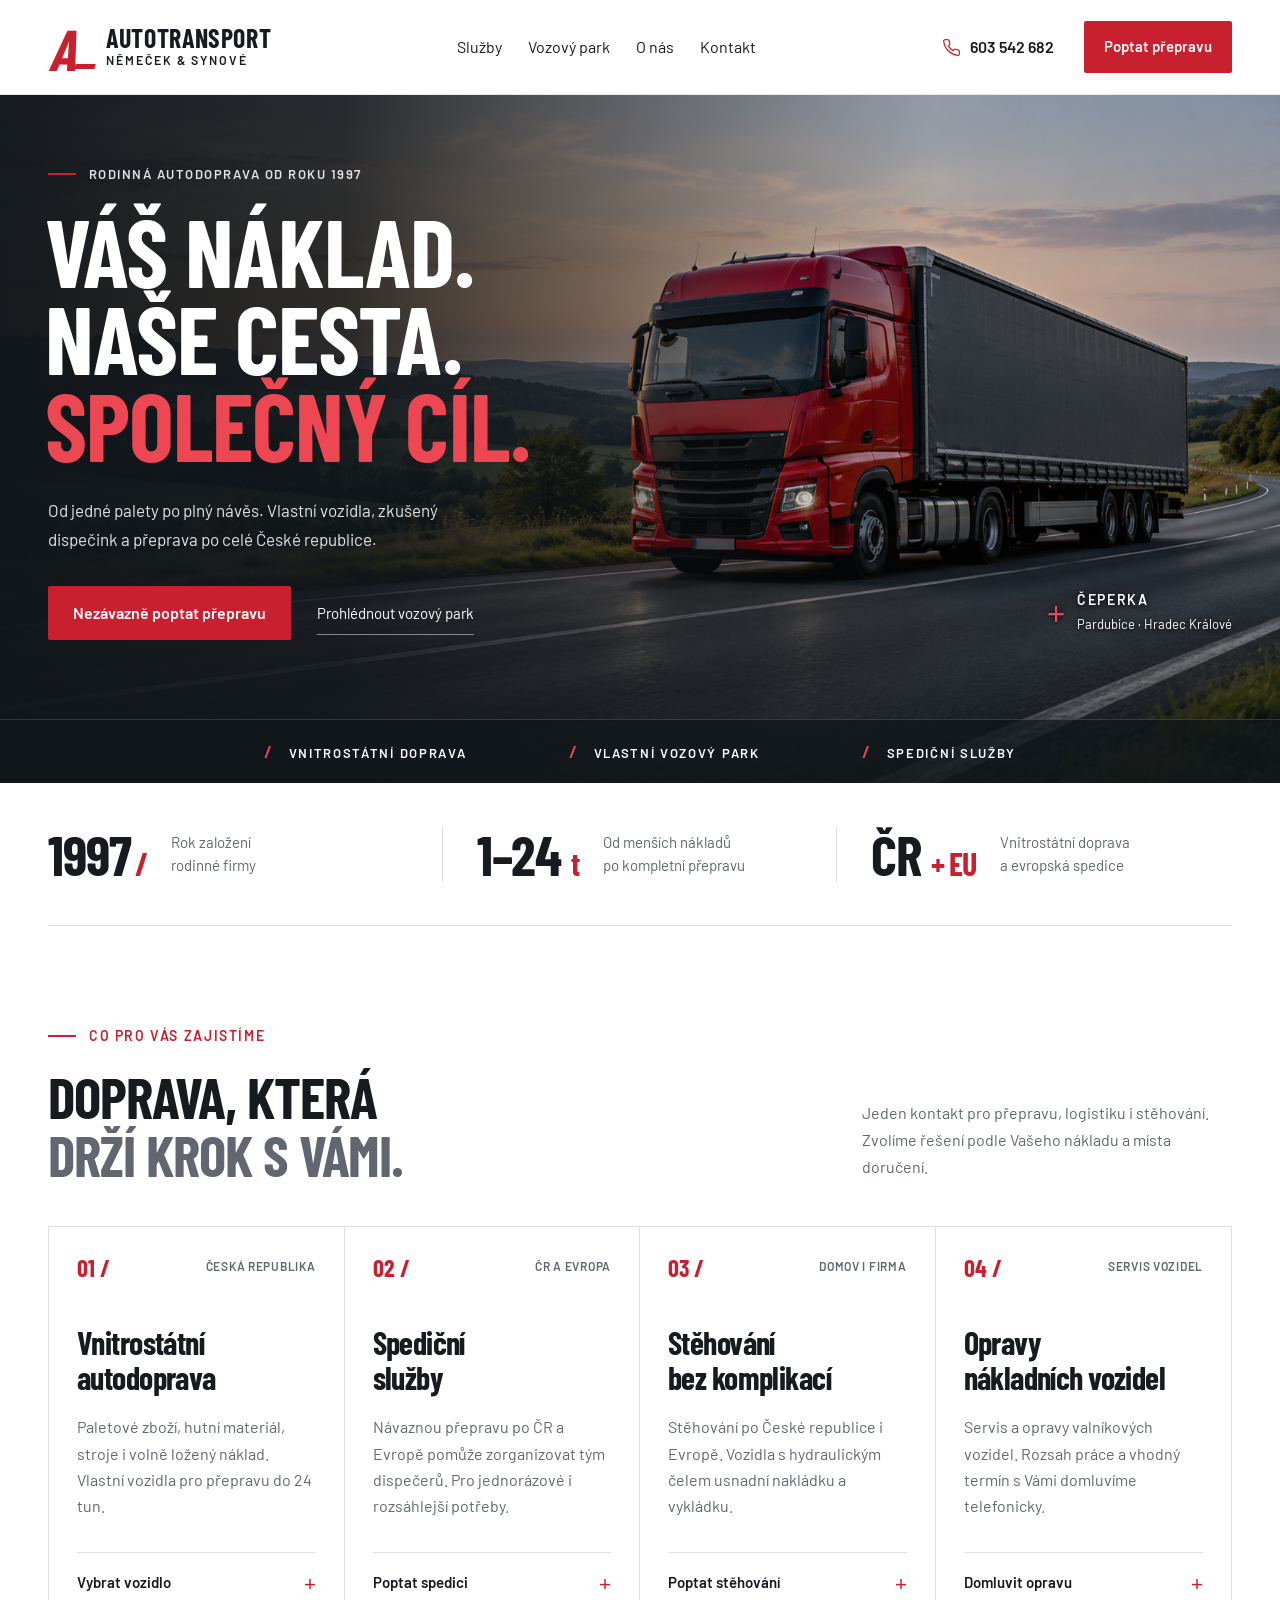
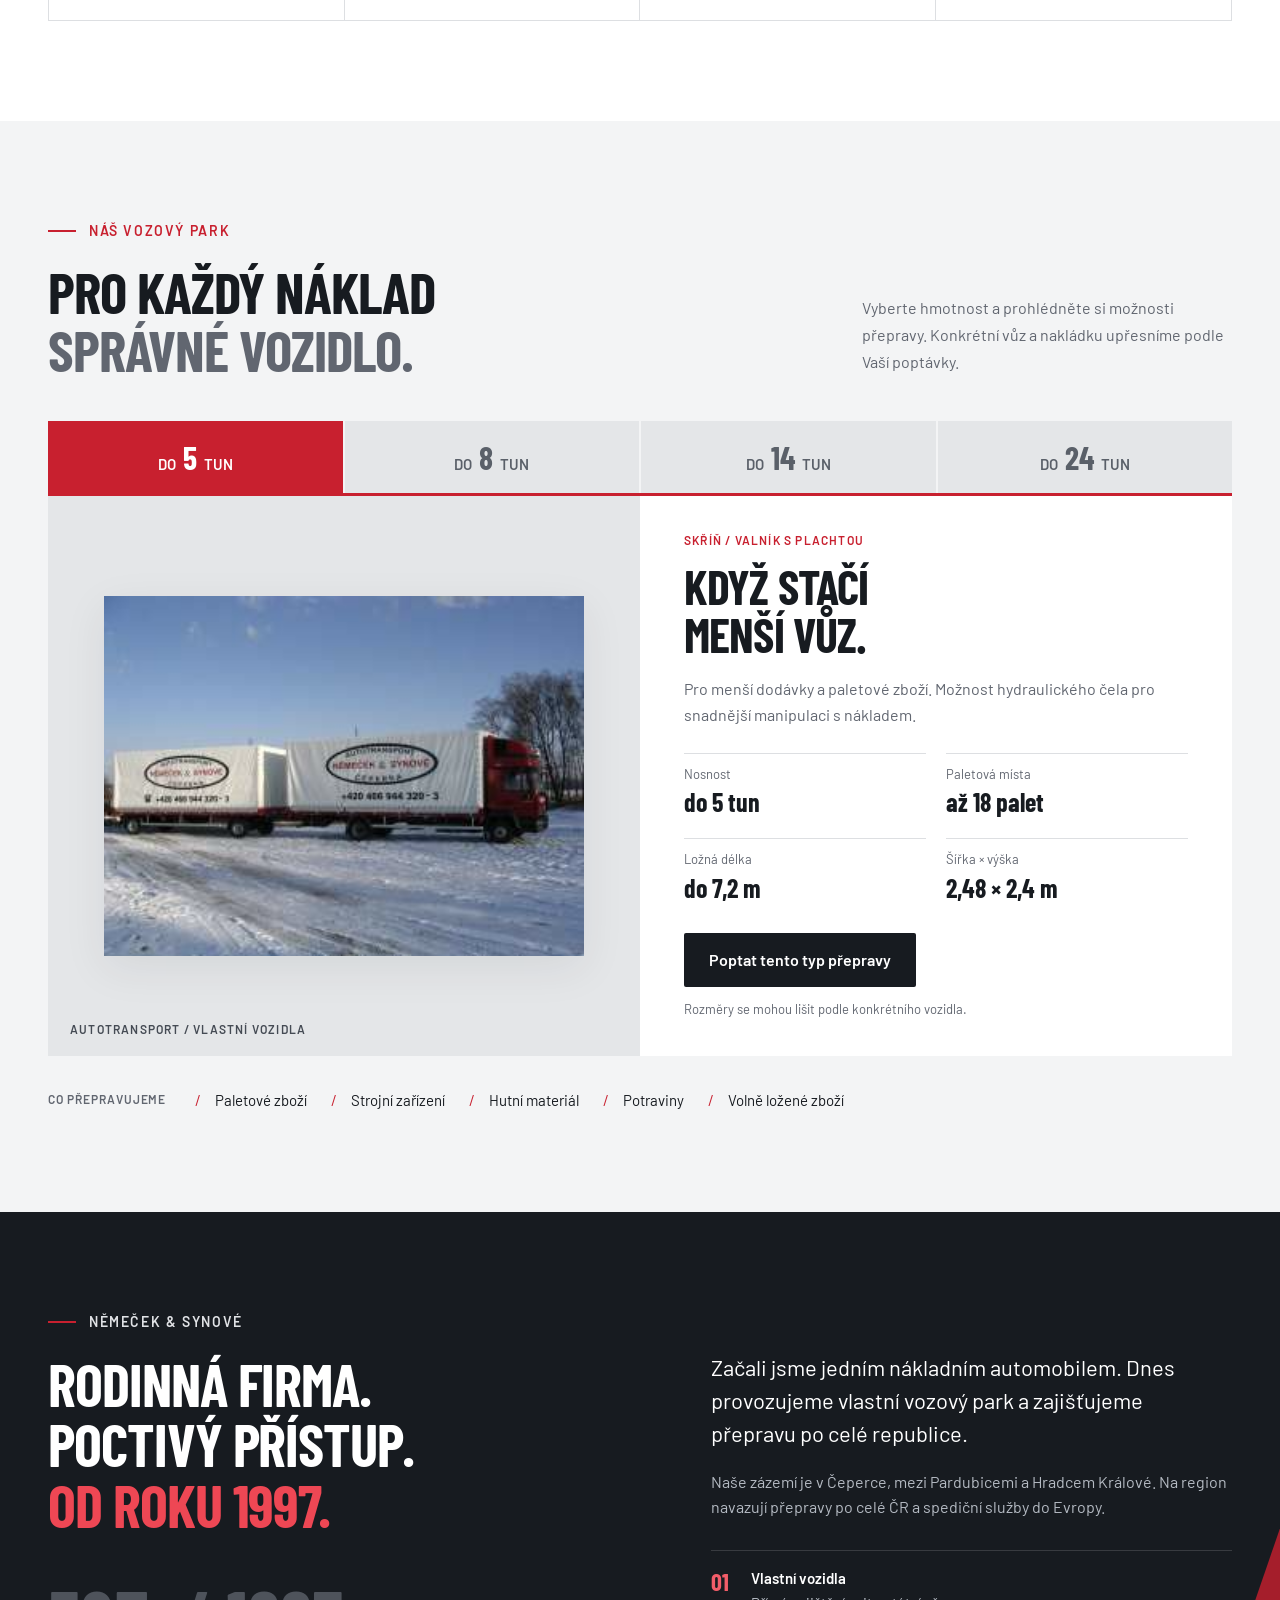
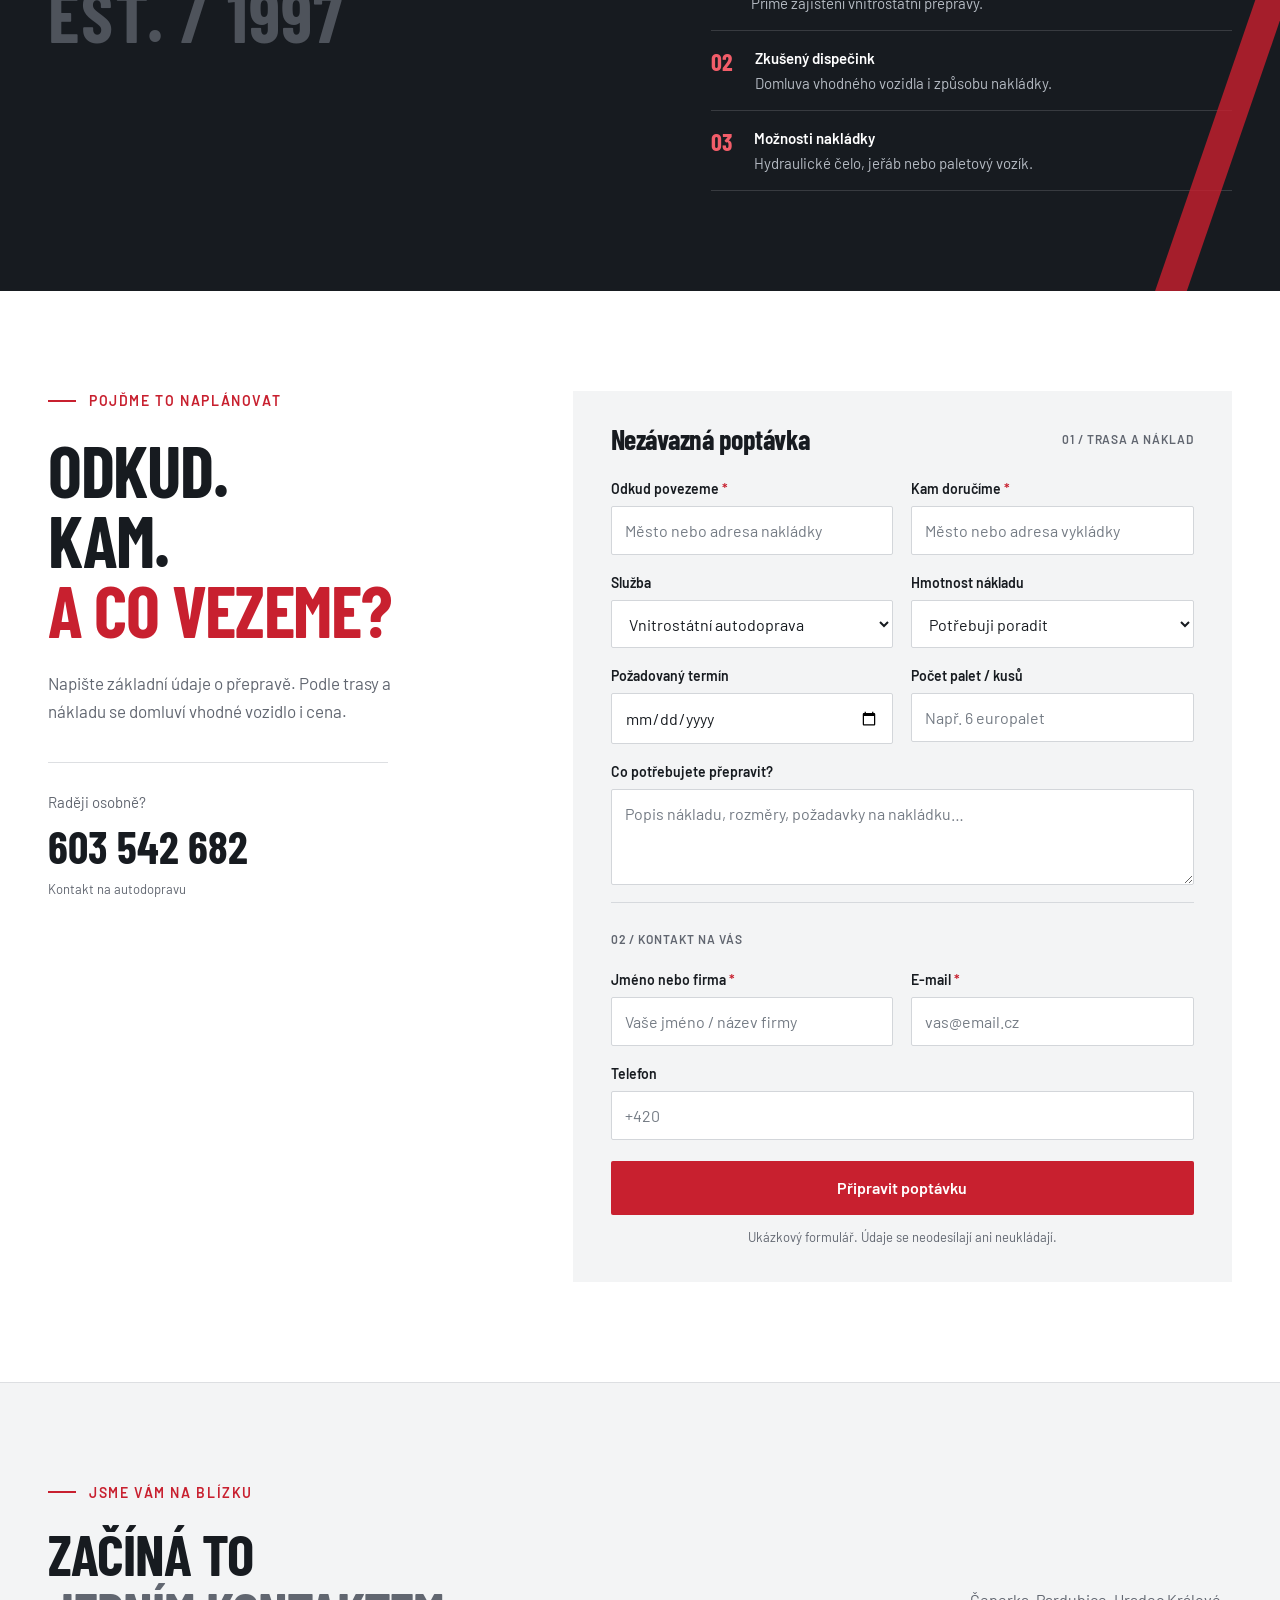
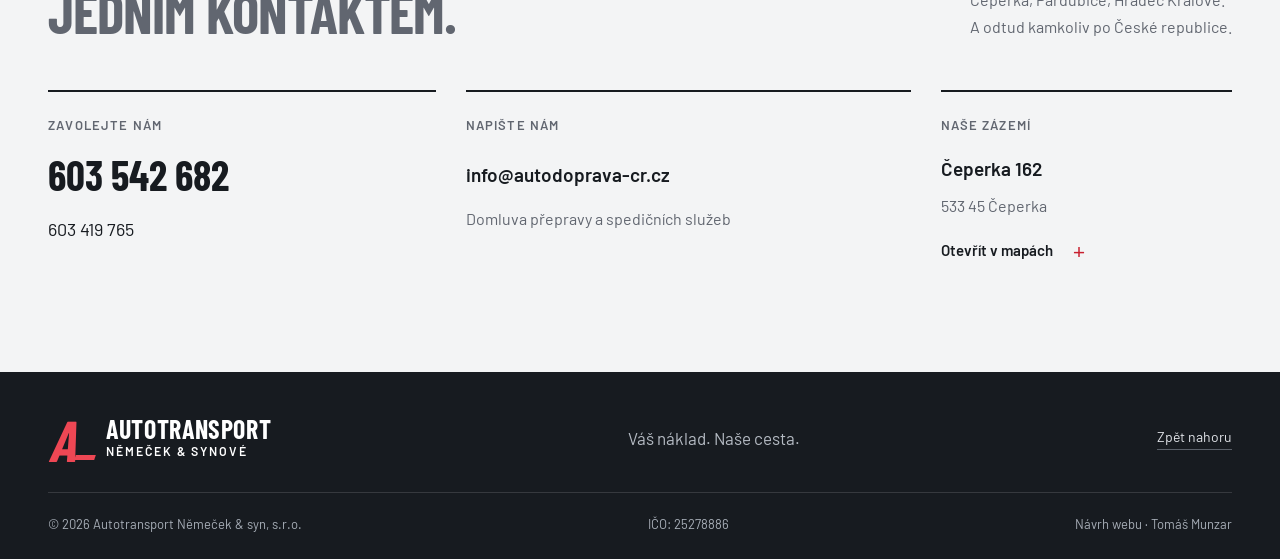
<file: index.html>
<!doctype html>
<html lang="cs">
<head>
  <meta charset="utf-8">
  <meta name="viewport" content="width=device-width, initial-scale=1">
  <meta name="theme-color" content="#c8202f">
  <meta name="robots" content="noindex,nofollow">
  <title>Autotransport Němeček &amp; synové | Autodoprava Čeperka</title>
  <meta name="description" content="Rodinná autodoprava z Čeperky od roku 1997. Vlastní vozidla pro náklady do 24 tun, spediční služby, stěhování a opravy vozidel.">
  <link rel="icon" type="image/svg+xml" href="data:image/svg+xml,%3Csvg xmlns='http://www.w3.org/2000/svg' viewBox='0 0 32 32'%3E%3Crect width='32' height='32' rx='5' fill='%23c8202f'/%3E%3Cpath d='M7 24 14 8h4l7 16h-5l-2-5h-5l-2 5zm8-9h2l-1-3z' fill='white'/%3E%3C/svg%3E">
  <link rel="preload" href="barlow-condensed.ttf" as="font" type="font/ttf" crossorigin>
  <link rel="stylesheet" href="style.css?v=2">
  <script defer src="app.js?v=2"></script>
</head>
<body>
  <a class="skip-link" href="#obsah">Přejít na obsah</a>
  <header class="header" id="nahoru">
    <div class="container header-inner">
      <a class="brand" href="#nahoru" aria-label="Autotransport Němeček a synové, hlavní strana">
        <span class="brand-symbol" aria-hidden="true">A<span></span></span>
        <span class="brand-text">AUTOTRANSPORT<small>NĚMEČEK &amp; SYNOVÉ</small></span>
      </a>
      <nav class="desktop-nav" aria-label="Hlavní navigace">
        <a href="#sluzby">Služby</a><a href="#vozovy-park">Vozový park</a><a href="#o-nas">O nás</a><a href="#kontakt">Kontakt</a>
      </nav>
      <a class="header-phone" href="tel:+420603542682"><svg viewBox="0 0 24 24" fill="none" stroke="currentColor" stroke-width="1.6" aria-hidden="true"><path d="M22 16.9v3a2 2 0 0 1-2.2 2 19.8 19.8 0 0 1-8.6-3.1 19.5 19.5 0 0 1-6-6A19.8 19.8 0 0 1 2.1 4.2 2 2 0 0 1 4.1 2h3a2 2 0 0 1 2 1.7c.1 1 .4 2 .7 2.9a2 2 0 0 1-.5 2.1L8 10a16 16 0 0 0 6 6l1.3-1.3a2 2 0 0 1 2.1-.5c.9.3 1.9.6 2.9.7a2 2 0 0 1 1.7 2z"/></svg><span>603 542 682</span></a>
      <a class="button button-red header-cta" href="#poptavka">Poptat přepravu</a>
      <button class="menu-toggle" aria-expanded="false" aria-controls="mobile-nav" aria-label="Otevřít menu"><span></span><span></span></button>
    </div>
    <nav id="mobile-nav" class="mobile-nav" aria-label="Mobilní navigace" hidden><a href="#sluzby">Služby</a><a href="#vozovy-park">Vozový park</a><a href="#o-nas">O nás</a><a href="#kontakt">Kontakt</a><a href="#poptavka">Poptat přepravu</a></nav>
  </header>
  <main id="obsah">
    <section class="hero" aria-labelledby="hero-title">
      <img class="hero-photo" src="hero.png" alt="Ilustrační snímek červeného kamionu na silnici v české krajině" fetchpriority="high" width="1672" height="941">
      <div class="hero-overlay"></div>
      <div class="container hero-inner">
        <div class="hero-copy">
          <p class="eyebrow light"><span class="line"></span> RODINNÁ AUTODOPRAVA OD ROKU 1997</p>
          <h1 id="hero-title">VÁŠ NÁKLAD. <br>NAŠE CESTA. <br><span>SPOLEČNÝ CÍL.</span></h1>
          <p class="hero-description">Od jedné palety po plný návěs. Vlastní vozidla, zkušený dispečink a přeprava po celé České republice.</p>
          <div class="hero-actions"><a class="button button-red" href="#poptavka">Nezávazně poptat přepravu</a><a class="hero-secondary" href="#vozovy-park">Prohlédnout vozový park</a></div>
        </div>
        <div class="hero-location"><span class="location-cross" aria-hidden="true">+</span><div>ČEPERKA<small>Pardubice · Hradec Králové</small></div></div>
      </div>
      <div class="hero-bottom"><span>VNITROSTÁTNÍ DOPRAVA</span><span>VLASTNÍ VOZOVÝ PARK</span><span>SPEDIČNÍ SLUŽBY</span></div>
    </section>
    <section class="facts container" aria-label="Základní informace">
      <div class="fact"><strong>1997<span> / </span></strong><p>Rok založení <br>rodinné firmy</p></div>
      <div class="fact"><strong>1–24 <span>t</span></strong><p>Od menších nákladů <br>po kompletní přepravu</p></div>
      <div class="fact"><strong>ČR <span>+ EU</span></strong><p>Vnitrostátní doprava <br>a evropská spedice</p></div>
    </section>
    <section class="services section" id="sluzby">
      <div class="container">
        <div class="section-heading"><div><p class="eyebrow"><span class="line"></span> CO PRO VÁS ZAJISTÍME</p><h2>DOPRAVA, KTERÁ <br><span>DRŽÍ KROK S VÁMI.</span></h2></div><p class="section-intro">Jeden kontakt pro přepravu, logistiku i stěhování. Zvolíme řešení podle Vašeho nákladu a místa doručení.</p></div>
        <div class="service-grid">
          <article class="service-card"><div class="service-top"><span class="service-number">01 /</span><span class="service-tag">ČESKÁ REPUBLIKA</span></div><h3>Vnitrostátní <br>autodoprava</h3><p>Paletové zboží, hutní materiál, stroje i volně ložený náklad. Vlastní vozidla pro přepravu do 24 tun.</p><a href="#vozovy-park" class="text-link">Vybrat vozidlo<span class="link-plus" aria-hidden="true">+</span></a></article>
          <article class="service-card"><div class="service-top"><span class="service-number">02 /</span><span class="service-tag">ČR A EVROPA</span></div><h3>Spediční <br>služby</h3><p>Návaznou přepravu po ČR a Evropě pomůže zorganizovat tým dispečerů. Pro jednorázové i rozsáhlejší potřeby.</p><a href="#poptavka" class="text-link" data-service="Spediční služby">Poptat spedici<span class="link-plus" aria-hidden="true">+</span></a></article>
          <article class="service-card"><div class="service-top"><span class="service-number">03 /</span><span class="service-tag">DOMOV I FIRMA</span></div><h3>Stěhování <br>bez komplikací</h3><p>Stěhování po České republice i Evropě. Vozidla s hydraulickým čelem usnadní nakládku a vykládku.</p><a href="#poptavka" class="text-link" data-service="Stěhování">Poptat stěhování<span class="link-plus" aria-hidden="true">+</span></a></article>
          <article class="service-card"><div class="service-top"><span class="service-number">04 /</span><span class="service-tag">SERVIS VOZIDEL</span></div><h3>Opravy <br>nákladních vozidel</h3><p>Servis a opravy valníkových vozidel. Rozsah práce a vhodný termín s Vámi domluvíme telefonicky.</p><a href="#kontakt" class="text-link">Domluvit opravu<span class="link-plus" aria-hidden="true">+</span></a></article>
        </div>
      </div>
    </section>
    <section class="fleet section" id="vozovy-park">
      <div class="container">
        <div class="section-heading"><div><p class="eyebrow"><span class="line"></span> NÁŠ VOZOVÝ PARK</p><h2>PRO KAŽDÝ NÁKLAD <br><span>SPRÁVNÉ VOZIDLO.</span></h2></div><p class="section-intro">Vyberte hmotnost a prohlédněte si možnosti přepravy. Konkrétní vůz a nakládku upřesníme podle Vaší poptávky.</p></div>
        <div class="fleet-tabs" role="tablist" aria-label="Hmotnost přepravovaného nákladu"><button id="tab-5" role="tab" aria-selected="true" aria-controls="fleet-panel" data-tonnage="5">DO <strong>5</strong> TUN</button><button id="tab-8" role="tab" tabindex="-1" aria-selected="false" aria-controls="fleet-panel" data-tonnage="8">DO <strong>8</strong> TUN</button><button id="tab-14" role="tab" tabindex="-1" aria-selected="false" aria-controls="fleet-panel" data-tonnage="14">DO <strong>14</strong> TUN</button><button id="tab-24" role="tab" tabindex="-1" aria-selected="false" aria-controls="fleet-panel" data-tonnage="24">DO <strong>24</strong> TUN</button></div>
        <div class="fleet-panel" id="fleet-panel" role="tabpanel" aria-labelledby="tab-5" tabindex="0">
          <div class="fleet-visual"><img src="fleet.jpg" alt="Nákladní vozidlo s přívěsem z vozového parku Němeček a synové" loading="lazy" width="300" height="225"><span class="photo-label">AUTOTRANSPORT / VLASTNÍ VOZIDLA</span></div>
          <div class="fleet-info"><p class="eyebrow" id="fleet-type">SKŘÍŇ / VALNÍK S PLACHTOU</p><h3 id="fleet-title">KDYŽ STAČÍ <br>MENŠÍ VŮZ.</h3><p id="fleet-description">Pro menší dodávky a paletové zboží. Možnost hydraulického čela pro snadnější manipulaci s nákladem.</p><dl class="fleet-specs"><div><dt>Nosnost</dt><dd id="fleet-weight">do 5 tun</dd></div><div><dt>Paletová místa</dt><dd id="fleet-pallets">až 18 palet</dd></div><div><dt>Ložná délka</dt><dd id="fleet-length">do 7,2 m</dd></div><div><dt>Šířka × výška</dt><dd id="fleet-size">2,48 × 2,4 m</dd></div></dl><a class="button button-dark" href="#poptavka" id="fleet-request">Poptat tento typ přepravy</a><p class="fleet-note">Rozměry se mohou lišit podle konkrétního vozidla.</p></div>
        </div>
        <div class="cargo-strip"><span>CO PŘEPRAVUJEME</span><p>Paletové zboží</p><p>Strojní zařízení</p><p>Hutní materiál</p><p>Potraviny</p><p>Volně ložené zboží</p></div>
      </div>
    </section>
    <section class="about section" id="o-nas">
      <div class="container about-grid">
        <div class="about-title"><p class="eyebrow light"><span class="line"></span> NĚMEČEK &amp; SYNOVÉ</p><h2>RODINNÁ FIRMA. <br>POCTIVÝ PŘÍSTUP. <br><span>OD ROKU 1997.</span></h2><span class="about-est">EST. / 1997</span></div>
        <div class="about-copy"><p class="about-lead">Začali jsme jedním nákladním automobilem. Dnes provozujeme vlastní vozový park a zajišťujeme přepravu po celé republice.</p><p>Naše zázemí je v Čeperce, mezi Pardubicemi a Hradcem Králové. Na region navazují přepravy po celé ČR a spediční služby do Evropy.</p><div class="about-points"><div><span>01</span><p><strong>Vlastní vozidla</strong>Přímé zajištění vnitrostátní přepravy.</p></div><div><span>02</span><p><strong>Zkušený dispečink</strong>Domluva vhodného vozidla i způsobu nakládky.</p></div><div><span>03</span><p><strong>Možnosti nakládky</strong>Hydraulické čelo, jeřáb nebo paletový vozík.</p></div></div></div>
      </div>
    </section>
    <section class="quote section" id="poptavka">
      <div class="container quote-grid">
        <div class="quote-intro"><p class="eyebrow"><span class="line"></span> POJĎME TO NAPLÁNOVAT</p><h2>ODKUD. <br>KAM. <br><span>A CO VEZEME?</span></h2><p>Napište základní údaje o přepravě. Podle trasy a nákladu se domluví vhodné vozidlo i cena.</p><div class="quote-phone"><span>Raději osobně?</span><a href="tel:+420603542682">603 542 682</a><small>Kontakt na autodopravu</small></div></div>
        <form id="quote-form" class="quote-form">
          <div class="form-top"><h3>Nezávazná poptávka</h3><span>01 / TRASA A NÁKLAD</span></div>
          <div class="form-row"><label>Odkud povezeme <span>*</span><input name="origin" autocomplete="off" placeholder="Město nebo adresa nakládky" required maxlength="160"></label><label>Kam doručíme <span>*</span><input name="destination" autocomplete="off" placeholder="Město nebo adresa vykládky" required maxlength="160"></label></div>
          <div class="form-row"><label>Služba<select name="service"><option>Vnitrostátní autodoprava</option><option>Spediční služby</option><option>Stěhování</option></select></label><label>Hmotnost nákladu<select name="tonnage"><option value="unknown">Potřebuji poradit</option><option value="5">Do 5 tun</option><option value="8">Do 8 tun</option><option value="14">Do 14 tun</option><option value="24">Do 24 tun</option></select></label></div>
          <div class="form-row"><label>Požadovaný termín<input name="date" type="date"></label><label>Počet palet / kusů<input name="quantity" placeholder="Např. 6 europalet" maxlength="100"></label></div>
          <label>Co potřebujete přepravit?<textarea name="cargo" rows="3" placeholder="Popis nákladu, rozměry, požadavky na nakládku…" maxlength="1600"></textarea></label>
          <div class="form-divider"><span>02 / KONTAKT NA VÁS</span></div>
          <div class="form-row"><label>Jméno nebo firma <span>*</span><input name="name" autocomplete="name" placeholder="Vaše jméno / název firmy" required maxlength="120"></label><label>E-mail <span>*</span><input name="email" type="email" autocomplete="email" placeholder="vas@email.cz" required maxlength="200"></label></div>
          <label>Telefon<input name="phone" type="tel" autocomplete="tel" placeholder="+420" maxlength="40"></label>
          <button class="button button-red form-submit" type="submit">Připravit poptávku</button><p class="form-note">Ukázkový formulář. Údaje se neodesílají ani neukládají.</p>
          <div class="quote-result" id="quote-result" hidden tabindex="-1"><strong>Poptávka je připravená ke kontrole.</strong><p>Údaje můžete zkopírovat pro další domluvu.</p><pre id="quote-summary"></pre><button class="button button-dark" type="button" id="copy-quote">Zkopírovat údaje</button><span id="copy-status" role="status"></span></div>
        </form>
      </div>
    </section>
    <section class="contact section" id="kontakt">
      <div class="container"><div class="contact-heading"><div><p class="eyebrow"><span class="line"></span> JSME VÁM NA BLÍZKU</p><h2>ZAČÍNÁ TO <br><span>JEDNÍM KONTAKTEM.</span></h2></div><p>Čeperka, Pardubice, Hradec Králové. <br>A odtud kamkoliv po České republice.</p></div>
        <div class="contact-grid"><div><span class="contact-label">ZAVOLEJTE NÁM</span><a class="contact-big" href="tel:+420603542682">603 542 682</a><a class="contact-secondary" href="tel:+420603419765">603 419 765</a></div><div><span class="contact-label">NAPIŠTE NÁM</span><a class="contact-email" href="mailto:info@autodoprava-cr.cz">info@autodoprava-cr.cz</a><p>Domluva přepravy a spedičních služeb</p></div><div><span class="contact-label">NAŠE ZÁZEMÍ</span><strong>Čeperka 162</strong><p>533 45 Čeperka</p><a class="text-link" href="https://www.google.com/maps/search/?api=1&amp;query=%C4%8Ceperka+162%2C+533+45" target="_blank" rel="noopener noreferrer">Otevřít v mapách<span class="link-plus" aria-hidden="true">+</span></a></div></div>
      </div>
    </section>
  </main>
  <footer class="footer"><div class="container"><div class="footer-top"><a href="#nahoru" class="brand brand-footer"><span class="brand-symbol" aria-hidden="true">A<span></span></span><span class="brand-text">AUTOTRANSPORT<small>NĚMEČEK &amp; SYNOVÉ</small></span></a><p>Váš náklad. Naše cesta.</p><a href="#nahoru">Zpět nahoru</a></div><div class="footer-bottom"><p>© <span id="year">2026</span> Autotransport Němeček &amp; syn, s.r.o.</p><p>IČO: 25278886</p><p>Návrh webu · Tomáš Munzar</p></div></div></footer>
</body>
</html>
</file>
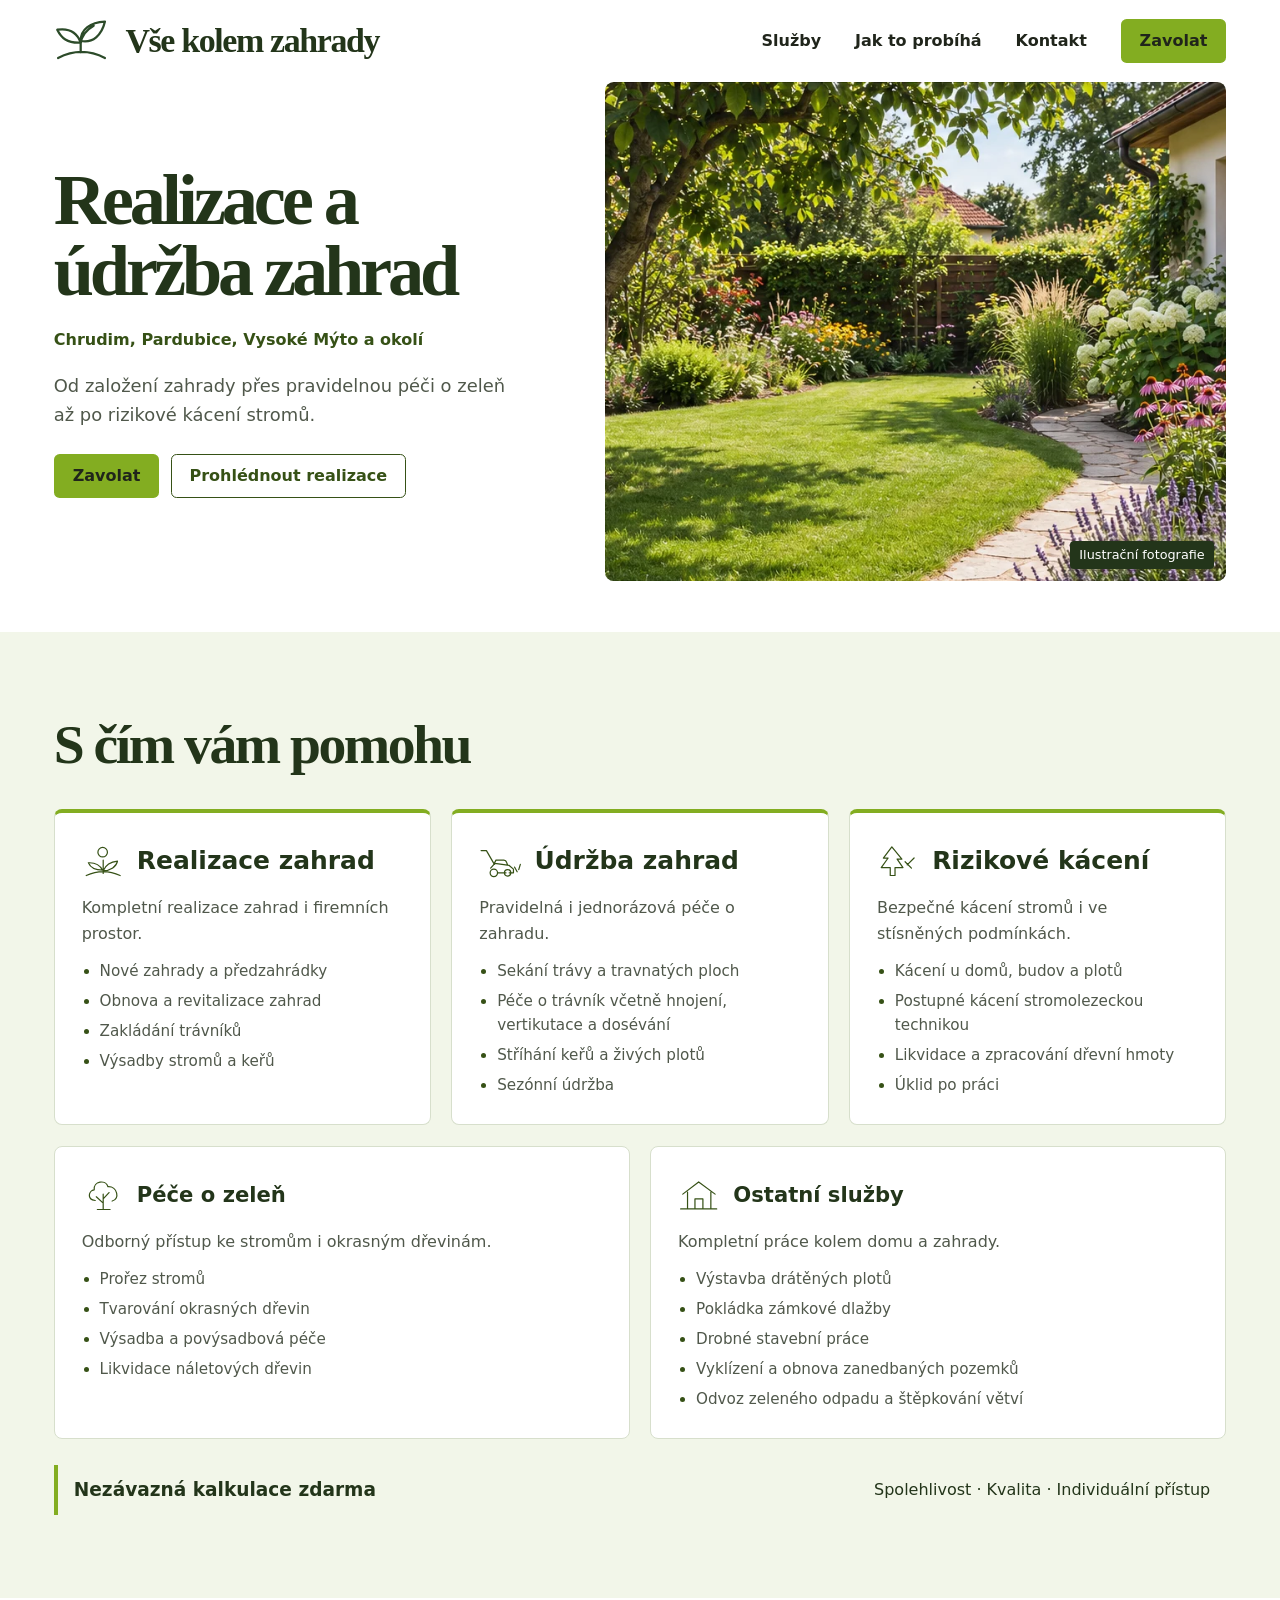
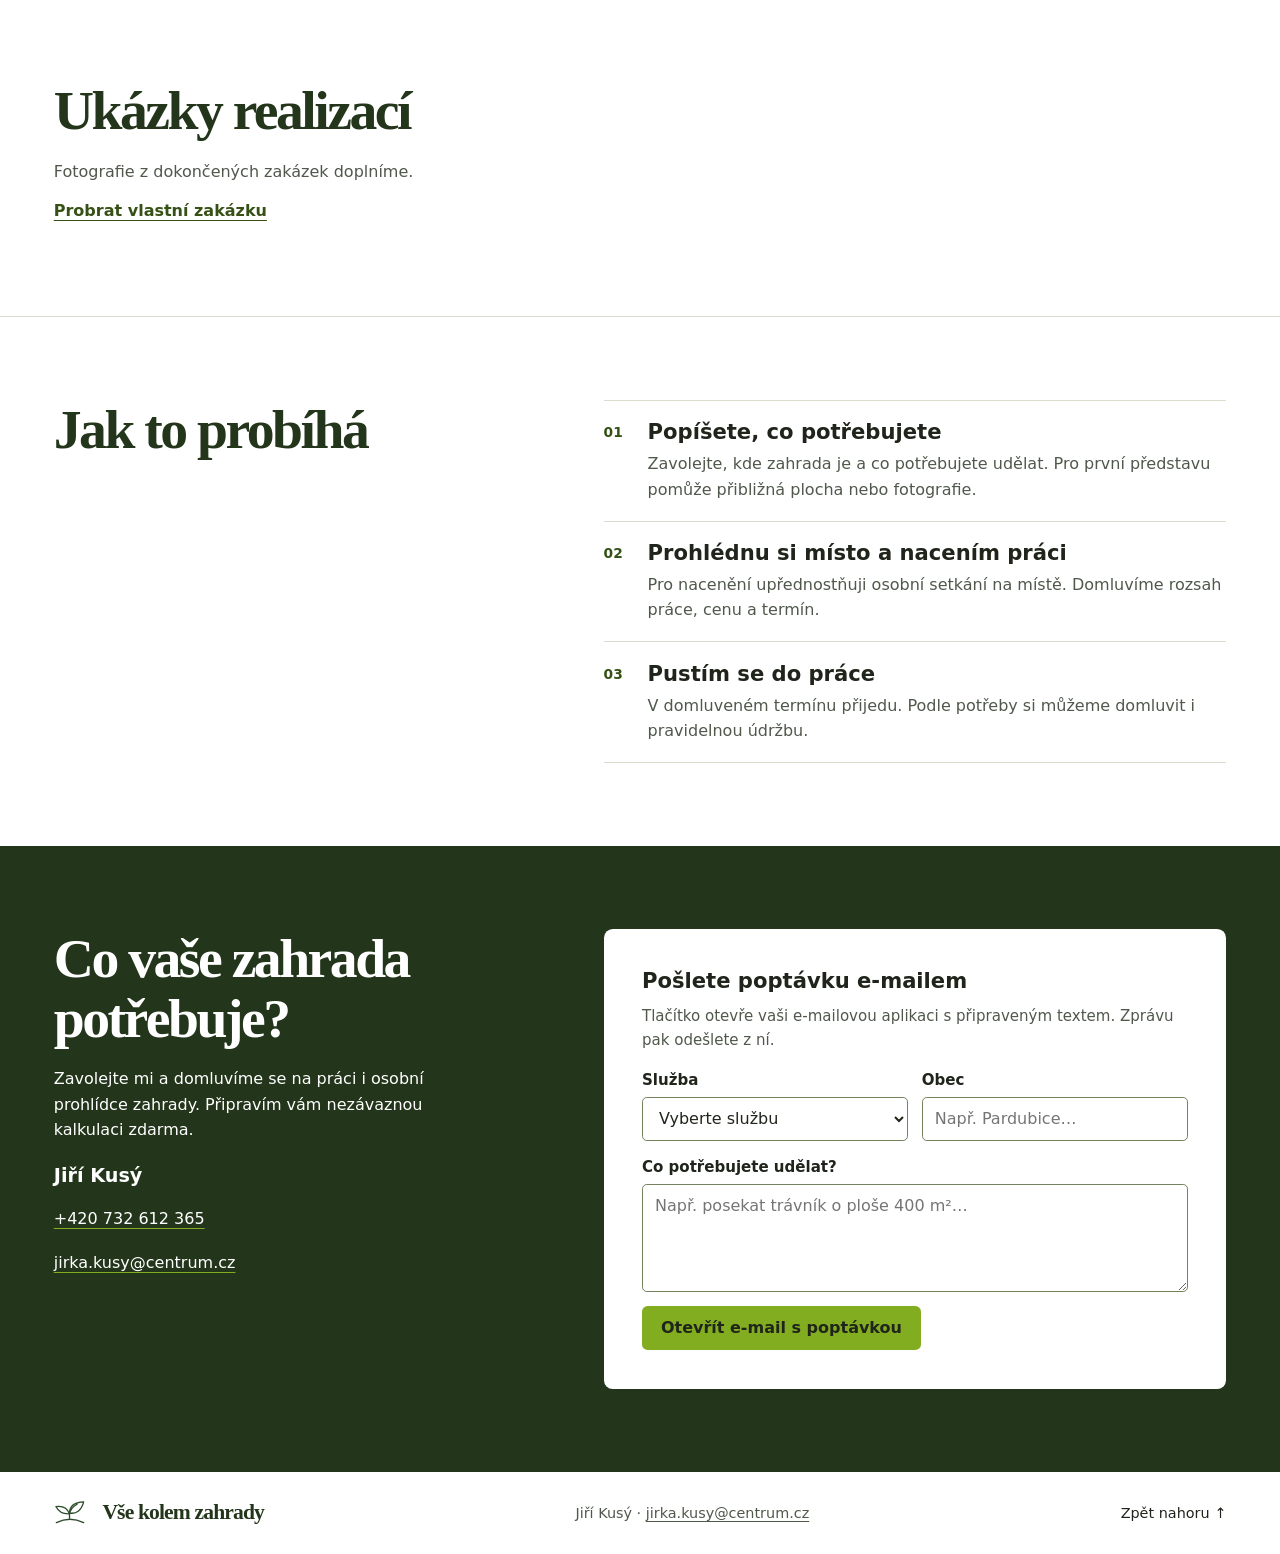
<file: zahrada-na-miru/index.html>
<!doctype html>
<html lang="cs">
<head>
  <meta charset="utf-8">
  <meta name="viewport" content="width=device-width, initial-scale=1">
  <meta name="description" content="Realizace a údržba zahrad, péče o zeleň, rizikové kácení i práce kolem domu. Chrudim, Pardubice, Vysoké Mýto. Nezávazná kalkulace zdarma. 732 612 365.">
  <meta name="theme-color" content="#ffffff">
  <title>Vše kolem zahrady – Jiří Kusý | Realizace a údržba zahrad</title>
  <link rel="icon" href="./assets/list.svg" type="image/svg+xml">
  <link rel="stylesheet" href="./style.css">
  <script src="./kontakt.js" defer></script>
</head>
<body id="nahoru">
  <a class="skip-link" href="#obsah">Přeskočit na obsah</a>
  <header class="header">
    <a class="brand" href="#nahoru">
      <img src="./assets/list.svg" width="58" height="48" alt="">
      <span translate="no">Vše kolem zahrady</span>
    </a>
    <nav class="nav" aria-label="Hlavní navigace">
      <a href="#sluzby">Služby</a>
      <a href="#postup">Jak to probíhá</a>
      <a href="#poptavka">Kontakt</a>
      <a class="button nav-cta" href="tel:+420732612365">Zavolat</a>
    </nav>
  </header>

  <main id="obsah" tabindex="-1">
    <section class="hero" aria-labelledby="uvod">
      <div class="hero-copy">
        <h1 id="uvod">Realizace a údržba zahrad</h1>
        <p class="hero-area">Chrudim, Pardubice, Vysoké Mýto a okolí</p>
        <p class="hero-intro">Od založení zahrady přes pravidelnou péči o zeleň až po rizikové kácení stromů.</p>
        <div class="hero-actions">
          <a class="button" href="tel:+420732612365">Zavolat</a>
          <a class="button outline" href="#realizace">Prohlédnout realizace</a>
        </div>
      </div>
      <figure class="hero-visual">
        <img src="./assets/zahrada.webp" width="869" height="599" alt="Udržovaná zahrada s trávníkem, rozkvetlými záhony a kamennou cestičkou" fetchpriority="high">
        <figcaption>Ilustrační fotografie</figcaption>
      </figure>
    </section>

    <section class="services section" id="sluzby" tabindex="-1" aria-labelledby="sluzby-nadpis">
      <h2 id="sluzby-nadpis">S čím vám pomohu</h2>
      <div class="services-grid">
        <article class="service service-featured">
          <div class="service-heading">
            <svg viewBox="0 0 80 64" fill="none" stroke="currentColor" stroke-width="2.3" stroke-linecap="round" stroke-linejoin="round" aria-hidden="true"><path d="M8 59q32-15 64 0M40 55V30M39 49C24 49 15 42 12 35q19-1 27 14Zm1 1q7-16 27-18c-2 10-13 18-27 18Z"/><circle cx="39" cy="15" r="9"/></svg>
            <h3>Realizace zahrad</h3>
          </div>
          <p>Kompletní realizace zahrad i firemních prostor.</p>
          <ul><li>Nové zahrady a předzahrádky</li><li>Obnova a revitalizace zahrad</li><li>Zakládání trávníků</li><li>Výsadby stromů a keřů</li></ul>
        </article>
        <article class="service service-featured">
          <div class="service-heading">
            <svg viewBox="0 0 80 64" fill="none" stroke="currentColor" stroke-width="2.3" stroke-linecap="round" stroke-linejoin="round" aria-hidden="true"><path d="M4 12h10l15 26m-7 7 8-9 27 4 8 7v7h-8m-21 0h15m-23-16 4-8h15q4 0 5 4l2 5M67 43l5 9m3-4 3-10"/><circle cx="28" cy="54" r="7"/><circle cx="54" cy="54" r="6"/></svg>
            <h3>Údržba zahrad</h3>
          </div>
          <p>Pravidelná i jednorázová péče o zahradu.</p>
          <ul><li>Sekání trávy a travnatých ploch</li><li>Péče o trávník včetně hnojení, vertikutace a dosévání</li><li>Stříhání keřů a živých plotů</li><li>Sezónní údržba</li></ul>
        </article>
        <article class="service service-featured">
          <div class="service-heading">
            <svg viewBox="0 0 80 64" fill="none" stroke="currentColor" stroke-width="2.3" stroke-linecap="round" stroke-linejoin="round" aria-hidden="true"><path d="M28 5 12 26h9L8 44h17v15h9V44h15L38 28h9L28 5Zm29 34 13-13m-17 7 12 12"/></svg>
            <h3>Rizikové kácení</h3>
          </div>
          <p>Bezpečné kácení stromů i ve stísněných podmínkách.</p>
          <ul><li>Kácení u domů, budov a plotů</li><li>Postupné kácení stromolezeckou technikou</li><li>Likvidace a zpracování dřevní hmoty</li><li>Úklid po práci</li></ul>
        </article>
        <article class="service">
          <div class="service-heading">
            <svg viewBox="0 0 80 64" fill="none" stroke="currentColor" stroke-width="2.3" stroke-linecap="round" stroke-linejoin="round" aria-hidden="true"><path d="M40 58V30m0 17L27 35m13 4 11-12"/><path d="M25 42C8 40 13 23 23 22c-2-17 22-20 26-6 18-1 23 24 8 27"/><path d="M29 59h24"/></svg>
            <h3>Péče o zeleň</h3>
          </div>
          <p>Odborný přístup ke stromům i okrasným dřevinám.</p>
          <ul><li>Prořez stromů</li><li>Tvarování okrasných dřevin</li><li>Výsadba a povýsadbová péče</li><li>Likvidace náletových dřevin</li></ul>
        </article>
        <article class="service">
          <div class="service-heading">
            <svg viewBox="0 0 80 64" fill="none" stroke="currentColor" stroke-width="2.3" stroke-linecap="round" stroke-linejoin="round" aria-hidden="true"><path d="M9 30 39 7l31 23M18 26v32h44V26M32 58V39h15v19M5 58h68"/></svg>
            <h3>Ostatní služby</h3>
          </div>
          <p>Kompletní práce kolem domu a zahrady.</p>
          <ul><li>Výstavba drátěných plotů</li><li>Pokládka zámkové dlažby</li><li>Drobné stavební práce</li><li>Vyklízení a obnova zanedbaných pozemků</li><li>Odvoz zeleného odpadu a štěpkování větví</li></ul>
        </article>
      </div>
      <div class="service-promise">
        <strong>Nezávazná kalkulace zdarma</strong>
        <span>Spolehlivost · Kvalita · Individuální přístup</span>
      </div>
    </section>

    <section class="portfolio section" id="realizace" tabindex="-1" aria-labelledby="realizace-nadpis">
      <h2 id="realizace-nadpis">Ukázky realizací</h2>
      <div class="portfolio-note">
        <p>Fotografie z dokončených zakázek doplníme.</p>
        <a href="#poptavka">Probrat vlastní zakázku</a>
      </div>
      <!-- Fotografie zakázek patří do figure uvnitř .portfolio-grid.
           Na jejich img použijte data-portfolio-photo, rozměry a loading="lazy".
           Jakmile jsou dostupné, přesuňte sekci hned pod úvod a odstraňte .portfolio-note. -->
    </section>

    <section class="process section" id="postup" tabindex="-1" aria-labelledby="postup-nadpis">
      <div>
        <h2 id="postup-nadpis">Jak to probíhá</h2>
      </div>
      <ol class="steps">
        <li><span aria-hidden="true">01</span><div><h3>Popíšete, co potřebujete</h3><p>Zavolejte, kde zahrada je a co potřebujete udělat. Pro první představu pomůže přibližná plocha nebo fotografie.</p></div></li>
        <li><span aria-hidden="true">02</span><div><h3>Prohlédnu si místo a nacením práci</h3><p>Pro nacenění upřednostňuji osobní setkání na místě. Domluvíme rozsah práce, cenu a termín.</p></div></li>
        <li><span aria-hidden="true">03</span><div><h3>Pustím se do práce</h3><p>V domluveném termínu přijedu. Podle potřeby si můžeme domluvit i pravidelnou údržbu.</p></div></li>
      </ol>
    </section>

    <section class="inquiry section" id="poptavka" tabindex="-1" aria-labelledby="poptavka-nadpis">
      <div class="inquiry-copy">
        <h2 id="poptavka-nadpis">Co vaše zahrada potřebuje?</h2>
        <p>Zavolejte mi a domluvíme se na práci i osobní prohlídce zahrady. Připravím vám nezávaznou kalkulaci zdarma.</p>
        <p class="contact-name" translate="no">Jiří Kusý</p>
        <ul class="contact-list" id="kontakt"><li><a href="tel:+420732612365">+420 732 612 365</a></li><li><a id="kontakt-email" href="mailto:jirka.kusy@centrum.cz" translate="no">jirka.kusy@centrum.cz</a></li></ul>
      </div>
      <div class="inquiry-panel">
        <h3>Pošlete poptávku e-mailem</h3>
        <noscript><p>Popis práce a obec pošlete na <a href="mailto:jirka.kusy@centrum.cz">jirka.kusy@centrum.cz</a>.</p></noscript>
        <form id="formular" hidden>
          <p class="form-hint" id="email-napoveda">Tlačítko otevře vaši e-mailovou aplikaci s připraveným textem. Zprávu pak odešlete z ní.</p>
          <div class="form-row">
            <div class="field">
              <label for="sluzba">Služba</label>
              <select id="sluzba" name="sluzba" required aria-describedby="sluzba-chyba">
                <option value="">Vyberte službu</option>
                <option>Realizace zahrad</option>
                <option>Údržba zahrad</option>
                <option>Péče o zeleň</option>
                <option>Rizikové kácení</option>
                <option>Ostatní služby</option>
                <option>Více služeb</option>
              </select>
              <span class="field-error" id="sluzba-chyba" aria-live="polite"></span>
            </div>
            <div class="field">
              <label for="obec">Obec</label>
              <input id="obec" name="obec" type="text" autocomplete="address-level2" placeholder="Např. Pardubice…" required maxlength="100" aria-describedby="obec-chyba">
              <span class="field-error" id="obec-chyba" aria-live="polite"></span>
            </div>
          </div>
          <div class="field">
            <label for="popis">Co potřebujete udělat?</label>
            <textarea id="popis" name="popis" rows="4" autocomplete="off" placeholder="Např. posekat trávník o ploše 400 m²…" required maxlength="1500" aria-describedby="popis-chyba"></textarea>
            <span class="field-error" id="popis-chyba" aria-live="polite"></span>
          </div>
          <button class="button" type="submit" aria-describedby="email-napoveda">Otevřít e-mail s poptávkou</button>
        </form>
        <div class="request-preview" id="navrh-poptavky" hidden>
          <label>Text poptávky
            <textarea id="text-poptavky" rows="7" spellcheck="false" readonly></textarea>
          </label>
          <p class="request-help">Pokud se e-mailová aplikace neotevřela, zkuste to znovu nebo zkopírujte připravený text.</p>
          <div class="preview-actions">
            <button class="button outline" id="kopirovat" type="button">Zkopírovat text</button>
            <a class="button" id="odeslat">Otevřít e-mail znovu</a>
          </div>
          <p class="feedback" id="zprava" role="status"></p>
        </div>
      </div>
    </section>
  </main>

  <footer class="footer">
    <a class="brand" href="#nahoru"><img src="./assets/list.svg" width="34" height="30" alt=""><span translate="no">Vše kolem zahrady</span></a>
    <span class="footer-owner" translate="no">Jiří Kusý · <a href="mailto:jirka.kusy@centrum.cz">jirka.kusy@centrum.cz</a></span>
    <a href="#nahoru">Zpět nahoru ↑</a>
  </footer>
</body>
</html>
</file>
<file: style.css>
@font-face{font-family:Barlow;src:url('barlow.ttf') format('truetype');font-weight:400;font-display:swap}
@font-face{font-family:Barlow;src:url('barlow-semibold.ttf') format('truetype');font-weight:600 800;font-display:swap}
@font-face{font-family:'Barlow Condensed';src:url('barlow-condensed.ttf') format('truetype');font-weight:700;font-display:swap}
:root{--red:#c8202f;--red-dark:#a81624;--ink:#171b20;--muted:#616670;--paper:#f3f4f5;--line:#dddfe2;--heading:'Barlow Condensed','Arial Narrow',sans-serif;--body:Barlow,Arial,sans-serif}
*{box-sizing:border-box}html{scroll-behavior:smooth;scroll-padding-top:104px}body{margin:0;font:400 1rem/1.6 var(--body);color:var(--ink);background:#fff}a{color:inherit;text-decoration:none}button,input,select,textarea{font:inherit}button,a,input,select,textarea{-webkit-tap-highlight-color:transparent}button{cursor:pointer}img{max-width:100%;display:block}h1,h2,h3,p{margin:0}h1,h2,h3{font-family:var(--heading);font-weight:700;line-height:1;letter-spacing:-.018em}h2{font-size:clamp(2.8rem,4.5vw,4.4rem)}h2 span{color:var(--muted)}::selection{background:var(--red);color:#fff}[hidden]{display:none!important}:focus-visible{outline:3px solid #e59519;outline-offset:5px}.container{width:min(1280px,calc(100% - 96px));margin-inline:auto}.section{padding-block:100px}.button{min-height:54px;padding:15px 24px;display:inline-flex;align-items:center;justify-content:center;border:1px solid transparent;font-size:1rem;font-weight:600;line-height:1.3;border-radius:2px;transition:background .18s,transform .18s;text-align:center}.button:hover{transform:translateY(-2px)}.button-red{background:var(--red);color:#fff}.button-red:hover{background:var(--red-dark)}.button-dark{background:var(--ink);color:#fff}.button-dark:hover{background:#303842}.eyebrow{display:flex;align-items:center;gap:13px;font-size:.875rem;line-height:1.4;font-weight:600;letter-spacing:.115em;color:var(--red);margin-bottom:23px}.eyebrow.light{color:#e1e3e6}.line{height:2px;width:28px;background:var(--red);flex-shrink:0}.skip-link{position:absolute;top:-100px;left:20px;padding:12px 20px;background:#fff;z-index:100}.skip-link:focus{top:12px}
.header{background:#fff;position:sticky;top:0;z-index:30;border-bottom:1px solid #e8e9eb}.header-inner{height:94px;display:flex;align-items:center;gap:30px}.brand{display:inline-flex;align-items:center;gap:11px;flex-shrink:0}.brand-symbol{position:relative;width:47px;height:48px;color:var(--red);font:700 3.6rem/.9 var(--heading);font-style:italic;letter-spacing:-.07em;display:block}.brand-symbol span{position:absolute;width:20px;height:5px;background:var(--red);transform:skew(-18deg);bottom:2px;right:0}.brand-text{font:700 1.62rem/1.05 var(--heading);letter-spacing:.025em}.brand-text small{display:block;font:600 .77rem/1.6 var(--body);letter-spacing:.16em}.desktop-nav{display:flex;gap:26px;align-items:center;margin-inline:auto}.desktop-nav a{font-size:1rem;line-height:1.4;white-space:nowrap;transition:color .15s}.desktop-nav a:hover{color:var(--red)}.header-phone{display:flex;align-items:center;gap:9px;font-weight:600;white-space:nowrap}.header-phone svg{width:19px;height:19px;color:var(--red)}.header-cta{padding-inline:19px;font-size:.938rem;min-height:46px}.menu-toggle{display:none;background:none;width:44px;height:44px;border:0;padding:10px}.menu-toggle span{display:block;background:var(--ink);height:2px;margin:6px 0;transition:transform .2s}.menu-toggle[aria-expanded=true] span:first-child{transform:translateY(4px) rotate(45deg)}.menu-toggle[aria-expanded=true] span:last-child{transform:translateY(-4px) rotate(-45deg)}.mobile-nav{padding:10px 24px 24px;border-top:1px solid var(--line)}.mobile-nav a{display:block;padding:10px 0;font-weight:600}
.hero{position:relative;background:#171b20;color:#fff;overflow:hidden;min-height:674px}.hero-photo{position:absolute;right:0;top:0;width:100%;height:100%;object-fit:cover;object-position:center center}.hero-overlay{position:absolute;inset:0;background:linear-gradient(90deg,rgba(17,22,27,.98) 0%,rgba(17,22,27,.87) 27%,rgba(17,22,27,.5) 49%,rgba(17,22,27,.07) 73%),linear-gradient(0deg,rgba(12,18,24,.56),transparent 35%)}.hero-inner{position:relative;z-index:2;padding-block:66px 75px;min-height:624px;display:flex;align-items:center;justify-content:space-between}.hero-copy{max-width:665px}.hero .eyebrow{font-size:.813rem;margin-bottom:24px}.hero h1{font-size:clamp(4.8rem,7.4vw,7.2rem);line-height:.92;letter-spacing:-.01em;margin-left:-3px}.hero h1 span{color:#ee4754}.hero-description{max-width:415px;color:#e0e3e7;font-size:1.063rem;line-height:1.7;margin-top:28px}.hero-actions{display:flex;align-items:center;gap:26px;margin-top:32px}.hero-secondary{font-size:.938rem;border-bottom:1px solid #85888c;padding-block:5px;white-space:nowrap}.hero-secondary:hover{border-color:#fff}.hero-location{align-self:flex-end;display:flex;align-items:center;gap:10px;margin-bottom:3px;color:#fff;font-size:.875rem;font-weight:600;letter-spacing:.12em;text-shadow:0 1px 5px #000}.hero-location small{display:block;font-size:.813rem;letter-spacing:0;font-weight:400;margin-top:3px}.location-cross{color:#ee4754;font-size:2.25rem;font-weight:400}.hero-bottom{position:relative;z-index:2;border-top:1px solid #ffffff25;background:#11171bbb;display:flex;justify-content:center;gap:8vw;align-items:center;padding:17px 24px;font-size:.813rem;letter-spacing:.13em;font-weight:600}.hero-bottom span::before{content:'/';color:#ee4754;margin-right:15px;font-size:1.125rem}.facts{display:grid;grid-template-columns:repeat(3,1fr);padding-block:43px;border-bottom:1px solid var(--line)}.fact{display:flex;align-items:center;gap:24px;border-right:1px solid var(--line);padding-inline:34px}.fact:first-child{padding-left:0}.fact:last-child{border:0}.fact strong{font:700 3.5rem/1 var(--heading);letter-spacing:-.02em;white-space:nowrap}.fact strong span{font-size:2rem;color:var(--red)}.fact p{font-size:.938rem;color:var(--muted);line-height:1.5}
.section-heading{display:flex;justify-content:space-between;align-items:flex-end;gap:50px;margin-bottom:42px}.section-intro{max-width:370px;color:var(--muted);line-height:1.7;padding-bottom:3px}.service-grid{display:grid;grid-template-columns:repeat(4,1fr);border:1px solid var(--line)}.service-card{padding:26px 28px 24px;position:relative;border-right:1px solid var(--line);display:flex;flex-direction:column;transition:background .2s}.service-card:last-child{border:0}.service-card:hover{background:#f5f6f7}.service-card::before{content:'';position:absolute;left:-1px;right:-1px;top:-1px;height:3px;background:var(--red);transform:scaleX(0);transform-origin:left;transition:transform .25s}.service-card:hover::before{transform:scaleX(1)}.service-top{display:flex;align-items:center;justify-content:space-between;gap:10px;margin-bottom:43px}.service-number{font:700 1.5rem var(--heading);color:var(--red)}.service-tag{font-size:.75rem;color:var(--muted);letter-spacing:.06em;font-weight:600}.service-card h3{font-size:2rem;line-height:1.12;margin-bottom:18px}.service-card>p{color:var(--muted);font-size:1rem;margin-bottom:32px;line-height:1.65}.text-link{display:flex;align-items:center;justify-content:space-between;gap:20px;font-size:.938rem;font-weight:600;border-top:1px solid var(--line);padding-top:16px;margin-top:auto}.text-link:hover{color:var(--red)}.link-plus{font-size:1.5rem;line-height:1;color:var(--red);font-weight:400}
.fleet{background:var(--paper)}.fleet-tabs{display:grid;grid-template-columns:repeat(4,1fr);border-bottom:3px solid var(--red);gap:2px}.fleet-tabs button{border:0;background:#e4e6e8;color:#5a6069;font-size:.938rem;font-weight:600;min-height:72px;padding:12px 16px;transition:background .18s,color .18s}.fleet-tabs strong{font:700 2rem var(--heading);vertical-align:baseline;margin-inline:4px}.fleet-tabs button:hover{background:#d5d8db}.fleet-tabs button[aria-selected=true]{background:var(--red);color:#fff}.fleet-panel{background:#fff;display:grid;grid-template-columns:1fr 1fr;min-height:485px}.fleet-visual{position:relative;overflow:hidden;background:#e4e6e8;display:flex;align-items:center;justify-content:center;min-height:380px;padding:30px}.fleet-visual img{width:min(100%,480px);height:auto;object-fit:contain;aspect-ratio:4/3;box-shadow:0 12px 40px #171b2014;filter:saturate(.86)}.photo-label{position:absolute;bottom:17px;left:22px;color:#454b54;font-size:.75rem;letter-spacing:.1em;font-weight:600}.fleet-info{padding:36px 44px}.fleet-info .eyebrow{font-size:.75rem;letter-spacing:.1em;margin-bottom:15px}.fleet-info h3{font-size:3rem;line-height:.99;margin-bottom:18px}.fleet-info>p:not(.eyebrow):not(.fleet-note){color:var(--muted);font-size:1rem;line-height:1.6}.fleet-specs{display:grid;grid-template-columns:1fr 1fr;gap:17px 20px;margin:25px 0 27px}.fleet-specs div{border-top:1px solid var(--line);padding-top:10px}.fleet-specs dt{color:var(--muted);font-size:.813rem}.fleet-specs dd{font:700 1.625rem/1.4 var(--heading);margin:0}.fleet-note{font-size:.813rem;color:var(--muted);margin-top:12px}.cargo-strip{display:flex;align-items:center;gap:24px;flex-wrap:wrap;margin-top:32px}.cargo-strip>span{font-size:.75rem;font-weight:600;color:var(--muted);letter-spacing:.08em;margin-right:5px}.cargo-strip p{font-size:.938rem}.cargo-strip p::before{content:'/';margin-right:14px;color:var(--red)}
.about{background:var(--ink);color:#fff;position:relative;overflow:hidden}.about::after{content:'';width:30px;height:145%;background:var(--red);position:absolute;right:-17px;top:-20%;transform:rotate(19deg);opacity:.8}.about-grid{display:grid;grid-template-columns:1.1fr 1fr;gap:90px}.about h2{font-size:clamp(3.2rem,4.6vw,4.4rem);line-height:1.02}.about h2 span{color:#ee4754}.about-est{display:inline-block;font:700 4.5rem/1 var(--heading);color:#4e535b;margin-top:43px;letter-spacing:.02em}.about-copy{padding-top:39px}.about-lead{font-size:1.375rem;line-height:1.5;margin-bottom:19px}.about-copy>p:not(.about-lead){color:#b5bbc3}.about-points{margin-top:30px;border-top:1px solid #ffffff24}.about-points>div{display:flex;gap:22px;border-bottom:1px solid #ffffff24;padding:16px 0}.about-points>div>span{font:700 1.5rem var(--heading);color:#f25d69}.about-points p{color:#b5bbc3;font-size:.938rem;line-height:1.5}.about-points strong{display:block;color:#fff;font-weight:600;margin-bottom:2px}
.quote{background:#fff}.quote-grid{display:grid;grid-template-columns:.8fr 1.2fr;gap:85px}.quote-intro h2{font-size:clamp(4rem,5.6vw,5.5rem);line-height:.98}.quote-intro h2 span{color:var(--red)}.quote-intro>p:not(.eyebrow){color:var(--muted);font-size:1.063rem;max-width:345px;margin-top:26px}.quote-phone{border-top:1px solid var(--line);padding-top:27px;margin-top:37px;max-width:340px}.quote-phone>span{font-size:.938rem;color:var(--muted);display:block}.quote-phone>a{display:block;font:700 2.8rem/1.3 var(--heading);margin-top:3px}.quote-phone>a:hover{color:var(--red)}.quote-phone small{font-size:.813rem;color:var(--muted)}.quote-form{background:var(--paper);padding:34px 38px}.form-top{display:flex;justify-content:space-between;align-items:center;gap:20px;margin-bottom:25px}.form-top h3{font-size:1.75rem}.form-top>span,.form-divider>span{font-size:.75rem;color:var(--muted);font-weight:600;letter-spacing:.08em}.form-row{display:grid;grid-template-columns:1fr 1fr;gap:18px}.quote-form label{display:block;font-size:.875rem;line-height:1.5;font-weight:600;margin-bottom:17px;min-width:0}.quote-form label>span{color:var(--red)}input,select,textarea{display:block;width:100%;margin-top:7px;border:1px solid #d3d6da;border-radius:2px;background:#fff;color:var(--ink);font-size:1rem;font-weight:400;padding:12px 13px;min-height:48px;line-height:1.45}input::placeholder,textarea::placeholder{color:#747b84;opacity:1}input:focus,select:focus,textarea:focus{outline:2px solid var(--red);outline-offset:1px;border-color:var(--red)}textarea{resize:vertical}input[type=date]{min-width:0}.form-divider{border-top:1px solid #d6d9dd;padding-top:22px;margin:9px 0 18px}.form-submit{width:100%;margin-top:4px}.form-note{font-size:.813rem;color:var(--muted);text-align:center;margin-top:13px;line-height:1.5}.quote-result{margin-top:24px;border-left:3px solid var(--red);background:#fff;padding:20px}.quote-result strong{font-weight:600}.quote-result p{font-size:.875rem;color:var(--muted);margin:7px 0 12px}.quote-result pre{font:400 .875rem/1.6 var(--body);white-space:pre-wrap;overflow-wrap:anywhere;max-height:360px;overflow:auto;background:var(--paper);padding:14px}.quote-result .button{min-height:44px;font-size:.875rem}.quote-result #copy-status{display:block;font-size:.875rem;margin-top:9px}
.contact{background:var(--paper);border-top:1px solid var(--line)}.contact-heading{display:flex;align-items:flex-end;justify-content:space-between;gap:50px;margin-bottom:50px}.contact-heading>p{color:var(--muted);line-height:1.7}.contact-grid{display:grid;grid-template-columns:1fr 1.15fr .75fr;gap:30px}.contact-grid>div{border-top:2px solid var(--ink);padding-top:23px;min-width:0}.contact-label{display:block;color:var(--muted);font-size:.813rem;letter-spacing:.09em;font-weight:600;margin-bottom:18px}.contact-big{display:block;font:700 2.6rem/1 var(--heading);margin-bottom:12px}.contact-secondary{display:block;font-size:1.125rem}.contact-grid a:hover{color:var(--red)}.contact-email{display:block;font-size:1.188rem;font-weight:600;overflow-wrap:anywhere;line-height:1.5}.contact-grid strong{font-size:1.188rem;font-weight:600}.contact-grid p{color:var(--muted);margin-top:8px}.contact-grid .text-link{border:0;display:inline-flex;margin-top:10px;padding-top:0}.footer{background:var(--ink);color:#fff;padding-block:42px 24px}.footer-top{display:flex;align-items:center;justify-content:space-between;gap:20px;padding-bottom:30px;border-bottom:1px solid #ffffff22}.brand-footer .brand-symbol{color:#ee4754}.brand-footer .brand-symbol span{background:#ee4754}.footer-top>p{color:#b5bbc3;font-size:1.063rem}.footer-top>a:not(.brand){font-size:.875rem;color:#e0e3e7;border-bottom:1px solid #5b616a}.footer-bottom{display:flex;justify-content:space-between;gap:25px;margin-top:21px;font-size:.813rem;color:#a7aeb7}
@media(min-width:1600px){.hero{min-height:740px}.hero-inner{min-height:690px}.hero-photo{object-position:center 52%}}
@media(max-width:1200px){.container{width:calc(100% - 64px)}.header-inner{gap:21px}.desktop-nav{gap:20px}.header-phone{display:none}.hero h1{font-size:6.4rem}.hero-copy{max-width:610px}.service-card{padding:24px 20px}.service-tag{font-size:.75rem}.service-top{display:block}.service-tag{display:block;margin-top:8px}.service-card h3{font-size:1.875rem}.fact{padding-inline:25px;gap:20px}.fact strong{font-size:3rem}.fact p{font-size:.875rem}.quote-grid{gap:50px}.about-grid{gap:60px}.quote-form{padding:28px}.form-top{display:block}.form-top>span{display:block;margin-top:9px}.fleet-info{padding:34px}.contact-grid{grid-template-columns:1fr 1.2fr .8fr}}
@media(max-width:900px){.header-inner{height:80px}.desktop-nav{display:none}.header-cta{margin-left:auto}.menu-toggle{display:block}.hero{min-height:650px}.hero-inner{min-height:600px;padding-block:60px}.hero h1{font-size:5.9rem}.hero-copy{max-width:560px}.hero-photo{object-position:62% center}.hero-overlay{background:linear-gradient(90deg,#11161bf2,#11161bbd 40%,#11161b44),linear-gradient(0deg,#11161b90,transparent 35%)}.hero-location{display:none}.hero-bottom{gap:4vw;flex-wrap:wrap;font-size:.75rem}.section{padding-block:76px}.facts{padding-block:30px}.fact{display:block;padding-inline:22px}.fact strong{font-size:3rem}.fact p{margin-top:10px}.section-heading{display:block}.section-intro{max-width:550px;margin-top:24px}.service-grid{grid-template-columns:1fr 1fr}.service-card{padding:27px}.service-card:nth-child(2){border-right:0}.service-card:nth-child(-n+2){border-bottom:1px solid var(--line)}.service-top{display:flex;margin-bottom:30px}.service-tag{margin:0}.service-card h3{font-size:2.1rem}.fleet-panel{grid-template-columns:.9fr 1.1fr}.fleet-visual{padding:18px}.fleet-info{padding:28px}.fleet-info h3{font-size:2.5rem}.fleet-info .button{width:100%;font-size:.938rem;padding-inline:12px}.cargo-strip{gap:13px 20px}.about-grid{grid-template-columns:1fr 1fr;gap:35px}.about h2{font-size:3.4rem}.about-copy{padding-top:36px}.about-lead{font-size:1.188rem}.quote-grid{grid-template-columns:1fr;gap:36px}.quote-intro{display:grid;grid-template-columns:1fr 1fr;gap:0 40px}.quote-intro>.eyebrow{grid-column:1/-1}.quote-intro h2{grid-row:2/4;font-size:4rem}.quote-intro>p:not(.eyebrow){margin-top:0;font-size:1rem}.quote-phone{margin-top:20px;padding-top:20px}.quote-phone>a{font-size:2.3rem}.quote-form{padding:32px}.form-top{display:flex}.form-top>span{margin:0}.contact-heading{display:block}.contact-heading>p{margin-top:24px}.contact-grid{grid-template-columns:1fr 1fr;gap:35px}.contact-grid>div:last-child{grid-column:1/-1}.footer-top>p{display:none}.footer-bottom{flex-wrap:wrap;gap:10px 25px}}
@media(max-width:600px){html{scroll-padding-top:90px}.container{width:calc(100% - 40px)}.header-inner{height:76px;gap:12px}.brand-symbol{width:35px;height:37px;font-size:2.8rem}.brand-symbol span{width:14px;height:4px;bottom:1px}.brand-text{font-size:1.25rem}.brand-text small{font-size:.65rem;letter-spacing:.12em}.header-cta{display:none}.menu-toggle{margin-left:auto}.hero{min-height:622px}.hero-inner{min-height:588px;align-items:flex-start;padding-top:46px;padding-bottom:45px}.hero-photo{object-position:65% center;opacity:.64}.hero-overlay{background:linear-gradient(90deg,#11161be8,#11161b8c),linear-gradient(0deg,#11161bee 5%,#11161b80 40%,transparent 70%)}.hero .eyebrow{font-size:.75rem;gap:10px;margin-bottom:23px;letter-spacing:.085em}.hero h1{font-size:clamp(2.9rem,14.9vw,5.65rem);line-height:.96;margin-left:-1px}.hero-description{font-size:1rem;max-width:335px;line-height:1.7;margin-top:24px}.hero-actions{align-items:stretch;flex-direction:column;gap:14px;margin-top:27px;max-width:315px}.hero-actions .button{width:100%;min-height:54px}.hero-secondary{align-self:flex-start;font-size:.875rem}.hero-bottom{padding:12px 15px;gap:10px;font-size:.75rem;letter-spacing:.04em}.hero-bottom span::before{margin-right:6px;font-size:.875rem}.hero-bottom span:last-child{display:none}.facts{padding-block:26px;gap:10px}.fact{padding-inline:10px;min-width:0}.fact strong{font-size:2.1rem}.fact strong span{font-size:1.25rem}.fact p{font-size:.813rem;line-height:1.45;margin-top:10px}.fact:last-child{padding-right:0}.section{padding-block:60px}h2{font-size:2.8rem;line-height:1.04}.eyebrow{font-size:.75rem;letter-spacing:.1em;margin-bottom:18px;gap:10px}.section-heading{margin-bottom:30px}.section-intro{margin-top:20px;font-size:1rem}.service-grid{grid-template-columns:1fr}.service-card{padding:23px 24px;border-right:0;border-bottom:1px solid var(--line)}.service-card h3{font-size:2.15rem;line-height:1.15;letter-spacing:0}.service-card h3 br{display:none}.service-top{margin-bottom:20px}.service-card>p{margin-bottom:23px}.text-link{padding-top:13px}.fleet-tabs button{min-height:64px;padding:9px 3px;font-size:.75rem;line-height:1.2}.fleet-tabs strong{font-size:1.7rem;margin-inline:2px}.fleet-panel{grid-template-columns:1fr}.fleet-visual{min-height:255px;padding:24px 20px 48px}.fleet-visual img{width:min(100%,360px);max-height:260px;aspect-ratio:4/3}.photo-label{left:20px;font-size:.75rem;bottom:12px}.fleet-info{padding:27px 24px 30px}.fleet-info h3{font-size:2.8rem}.fleet-info .eyebrow{font-size:.75rem}.fleet-specs{gap:16px 20px}.fleet-info .button{width:100%}.fleet-note{font-size:.813rem}.cargo-strip{gap:11px 18px;margin-top:25px}.cargo-strip>span{width:100%}.cargo-strip p{font-size:.875rem}.cargo-strip p::before{margin-right:8px}.about-grid{grid-template-columns:1fr;gap:10px}.about h2{font-size:3.15rem}.about-est{font-size:3rem;margin-top:25px}.about-copy{padding-top:18px}.about-lead{font-size:1.25rem}.about::after{width:12px;right:-14px}.quote-intro{display:block}.quote-intro h2{font-size:4rem}.quote-intro>p:not(.eyebrow){margin-top:22px}.quote-phone{margin-top:24px;padding-top:20px}.quote-phone>a{font-size:2.7rem}.quote-grid{gap:32px}.quote-form{padding:24px 20px}.form-top{display:block;margin-bottom:22px}.form-top>span{margin-top:9px}.form-row{grid-template-columns:1fr;gap:0}.quote-form label{font-size:.875rem;margin-bottom:16px}.quote-result{padding:16px}.contact-heading{margin-bottom:32px}.contact-grid{grid-template-columns:1fr;gap:32px}.contact-grid>div:last-child{grid-column:auto}.contact-label{margin-bottom:14px}.contact-big{font-size:2.8rem}.contact-email{font-size:1.2rem}.footer{padding-block:32px 24px}.footer-top{gap:15px}.footer-top>a:not(.brand){white-space:nowrap;font-size:.813rem}.footer-bottom{display:block;line-height:1.65;margin-top:17px}.footer-bottom p+p{margin-top:7px}}
@media(prefers-reduced-motion:reduce){html{scroll-behavior:auto}*,*::before,*::after{animation:none!important;transition:none!important}}

/* Keep long titles and flex/grid content within narrow layouts. */
h1,h2,h3{overflow-wrap:break-word}
.hero-copy,.section-heading>div,.contact-heading>div,.about-grid>div,.quote-grid>div{min-width:0}
.service-top{flex-wrap:wrap}
.text-link{min-height:44px}
.hero-secondary{display:inline-flex;align-items:center;min-height:44px}
.contact-secondary,.contact-email{min-height:44px;padding-block:7px}
@media(min-width:901px){.mobile-nav{display:none}}
@media(max-width:600px){
  .header-inner{height:auto;min-height:76px;padding-block:14px}
  .header .brand{flex-shrink:1;min-width:0}
  .header .brand-text{min-width:0;overflow-wrap:anywhere}
  .header .brand-symbol,.menu-toggle{flex-shrink:0}
}
@media(max-width:380px){
  .facts{gap:0}
  .fact{padding-inline:8px}
  .fact strong{font-size:1.95rem}
  .fact strong span{font-size:1.05rem}
  .footer-top{flex-wrap:wrap}
}
</file>
<file: zahrada-na-miru/style.css>
:root {
  color-scheme: light;
  --paper: #fff;
  --sand: #f2f6e9;
  --accent: #83ad21;
  --green: #365116;
  --green-dark: #23351a;
  --ink: #20251b;
  --muted: #50584b;
  --line: #d7dfcc;
  --serif: Georgia, "Times New Roman", serif;
  --sans: system-ui, -apple-system, "Segoe UI", sans-serif;
  --gutter: clamp(1.25rem, 4.2vw, 5rem);
  --section-space: clamp(3rem, 6.5vw, 7rem);
}

* { box-sizing: border-box; }
[hidden] { display: none !important; }
html { scroll-padding-top: 1rem; }
@media (pointer: fine) {
  html { overscroll-behavior: none; }
}

body { margin: 0; background: var(--paper); color: var(--ink); font: 1rem/1.6 var(--sans); }
a { color: inherit; text-underline-offset: .22em; }
img { display: block; max-width: 100%; }
figure, h1, h2, h3, p { margin: 0; }
h1, h2, h3 { text-wrap: balance; }
h1, h2, .brand { color: var(--green-dark); font-family: var(--serif); font-weight: 700; }
h2 { font-size: clamp(2.15rem, 4.35vw, 4rem); letter-spacing: -.045em; line-height: 1.06; }
h3 { font-size: clamp(1.15rem, 1.65vw, 1.5rem); line-height: 1.24; }
h1[id], h2[id], section[id] { scroll-margin-top: 1rem; }

:focus-visible { outline: 3px solid var(--green); outline-offset: 4px; }
.inquiry-copy :focus-visible { outline-color: #badb70; }
.inquiry-panel:focus-within { box-shadow: 0 0 0 3px #badb70; }

a, button, select {
  touch-action: manipulation;
  -webkit-tap-highlight-color: rgb(131 173 33 / 28%);
}

.skip-link {
  position: absolute;
  z-index: 2;
  top: .5rem;
  left: .5rem;
  padding: .6rem 1rem;
  transform: translateY(-200%);
  background: var(--paper);
}
.skip-link:focus { transform: translateY(0); }

.header, main, .footer { max-width: 1700px; margin-inline: auto; }
.header {
  min-height: clamp(4.3rem, 6.4vw, 6rem);
  padding: .8rem var(--gutter);
  display: flex;
  justify-content: space-between;
  align-items: center;
  gap: .75rem 1.2rem;
}
.brand {
  display: inline-flex;
  align-items: center;
  gap: clamp(.55rem, 1.3vw, 1.2rem);
  min-width: 0;
  line-height: 1.1;
  font-size: clamp(1.4rem, 2.65vw, 2.55rem);
  letter-spacing: -.04em;
  text-decoration: none;
}
.brand img { flex: none; width: clamp(2.2rem, 4.3vw, 4.1rem); height: auto; }
.nav { display: flex; flex-wrap: wrap; align-items: center; gap: .35rem clamp(.85rem, 2.65vw, 2.8rem); }
.nav a { font-weight: 700; }
.nav a:not(.button), .footer > a:last-child { text-decoration: none; }
.nav a:not(.button) { display: inline-flex; align-items: center; min-height: 2.75rem; }
.nav a:not(.button):hover, .footer > a:last-child:hover, .brand:hover { text-decoration: underline; }

.button {
  display: inline-flex;
  align-items: center;
  justify-content: center;
  border: 1px solid transparent;
  border-radius: .35rem;
  padding: .68rem 1.12rem;
  min-height: 2.75rem;
  max-width: 100%;
  background: var(--accent);
  color: var(--ink);
  font: 700 1rem/1.25 var(--sans);
  text-align: center;
  text-decoration: none;
  cursor: pointer;
}
.button:hover, .button:active { background: #729719; }
.button.outline { border-color: var(--green); background: transparent; color: var(--green); }
.button.outline:hover, .button.outline:active { background: var(--sand); }

.hero {
  display: grid;
  grid-template-columns: minmax(0, .94fr) minmax(0, 1.06fr);
  min-height: clamp(31rem, 43vw, 46rem);
  padding: 0 var(--gutter) clamp(1.5rem, 4vw, 4rem);
}
.hero-copy {
  display: grid;
  align-content: center;
  justify-items: start;
  gap: 1.2rem;
  padding: clamp(2rem, 5vw, 4rem) clamp(1.35rem, 4.5vw, 5rem) clamp(2rem, 5vw, 4rem) 0;
}
.hero h1 { font-size: clamp(3rem, 5.65vw, 6.15rem); letter-spacing: -.057em; line-height: .99; }
.hero-area { color: var(--green); font-weight: 750; }
.hero-intro { max-width: 40ch; color: var(--muted); font-size: clamp(1rem, 1.4vw, 1.25rem); }
.hero-actions, .preview-actions { display: flex; flex-wrap: wrap; gap: .7rem; }
.hero-actions { margin-top: .35rem; }
.hero-visual { position: relative; min-width: 0; overflow: hidden; isolation: isolate; background: var(--sand); border-radius: .55rem; }
.hero-visual img { position: absolute; inset: 0; width: 100%; height: 100%; object-fit: cover; object-position: 53% center; }
.hero-visual figcaption {
  position: absolute;
  bottom: .75rem;
  right: .75rem;
  padding: .25rem .6rem;
  border-radius: .25rem;
  background: var(--green-dark);
  color: var(--paper);
  font-size: .8rem;
}

.section { padding: var(--section-space) var(--gutter); }
.services { background: var(--sand); }
.services-grid {
  display: grid;
  grid-template-columns: repeat(6, minmax(0, 1fr));
  gap: clamp(.9rem, 1.6vw, 1.6rem);
  margin-top: clamp(1.4rem, 2.7vw, 2.6rem);
}
.service {
  grid-column: span 3;
  padding: clamp(1.05rem, 2.1vw, 2rem);
  border: 1px solid var(--line);
  border-radius: .5rem;
  background: var(--paper);
}
.service-featured { grid-column: span 2; border-top: .3rem solid var(--accent); }
.service-heading { display: flex; align-items: center; gap: .8rem; color: var(--green-dark); }
.service-heading svg { flex: none; width: 2.65rem; height: 2.65rem; color: var(--green); }
.service-featured h3 { font-size: clamp(1.3rem, 1.95vw, 1.8rem); }
.service p, .service ul { color: var(--muted); margin-top: .8rem; }
.service ul { margin-bottom: 0; padding-left: 1.12rem; font-size: .95rem; }
.service li::marker { color: var(--green); }
.service li + li { margin-top: .35rem; }

.service-promise {
  display: flex;
  flex-wrap: wrap;
  align-items: center;
  justify-content: space-between;
  gap: .45rem 1.6rem;
  padding: .65rem 1rem;
  margin-top: 1.6rem;
  border-left: .3rem solid var(--accent);
  color: var(--green-dark);
}
.service-promise strong { font-size: 1.16rem; }

.portfolio { border-bottom: 1px solid var(--line); }
.portfolio-note { margin-top: 1.15rem; color: var(--muted); }
.portfolio-note a { display: inline-flex; align-items: center; min-height: 2.75rem; margin-top: .25rem; color: var(--green); font-weight: 700; }
.portfolio-note a:hover { color: var(--ink); }
.portfolio-grid { display: grid; grid-template-columns: repeat(auto-fit, minmax(min(100%, 23rem), 1fr)); gap: 1.25rem; margin-top: 1.6rem; }
.portfolio-grid img { width: 100%; height: auto; border-radius: .5rem; }
.portfolio-grid figcaption { margin-top: .5rem; color: var(--muted); }

.process, .inquiry { display: grid; grid-template-columns: minmax(0, .85fr) minmax(0, 1.15fr); gap: clamp(1.7rem, 7vw, 7rem); }
.steps { list-style: none; margin: 0; padding: 0; }
.steps li { display: grid; grid-template-columns: 2rem 1fr; gap: .75rem; align-items: start; padding: 1.15rem 0; border-top: 1px solid var(--line); }
.steps li:last-child { border-bottom: 1px solid var(--line); }
.steps li > span { color: var(--green); font-size: .86rem; font-weight: 750; font-variant-numeric: tabular-nums; line-height: 1.9; }
.steps p { color: var(--muted); margin-top: .35rem; }

.inquiry { background: var(--green-dark); color: var(--paper); }
.inquiry h2 { color: inherit; }
.inquiry-copy > p { margin-top: 1.15rem; max-width: 38ch; }
.contact-name { font-size: 1.2rem; font-weight: 700; }
.contact-list { padding: 0; margin: .3rem 0 0; list-style: none; overflow-wrap: anywhere; }
.contact-list a { display: inline-flex; align-items: center; min-height: 2.75rem; text-decoration-color: var(--accent); }
.contact-list a:hover { color: #d7edaa; }

.inquiry-panel { min-width: 0; padding: clamp(1.15rem, 3vw, 2.55rem); border-radius: .55rem; background: var(--paper); color: var(--ink); }
.inquiry-panel noscript a:hover { color: var(--green); }
.form-hint, .request-help { margin: .6rem 0 1rem; color: var(--muted); font-size: .94rem; }
.form-row { display: grid; grid-template-columns: repeat(2, minmax(0, 1fr)); column-gap: .85rem; }

.field { min-width: 0; margin-bottom: .9rem; }
label { display: block; font-size: .94rem; font-weight: 700; }
input, select, textarea {
  display: block;
  width: 100%;
  min-height: 2.75rem;
  margin-top: .3rem;
  padding: .62rem .75rem;
  border: 1px solid #74835c;
  border-radius: .3rem;
  background-color: var(--paper);
  color: var(--ink);
  font: 400 1rem/1.35 var(--sans);
}
textarea { resize: vertical; }
[aria-invalid="true"] { border-color: #a1281a; }
.field-error { display: block; color: #a1281a; font-size: .86rem; }
.field-error:not(:empty) { margin-top: .3rem; }
.request-preview { margin-top: 1.25rem; padding-top: 1.15rem; border-top: 1px solid var(--line); }
.feedback:not(:empty) { margin-top: .65rem; color: var(--green); font-size: .9rem; }

.footer { display: flex; align-items: center; justify-content: space-between; flex-wrap: wrap; gap: .75rem 1rem; padding: 1.2rem var(--gutter); }
.footer .brand { font-size: 1.35rem; }
.footer .brand img { width: 2rem; }
.footer > a:last-child { display: inline-flex; align-items: center; min-height: 2.75rem; font-size: .9rem; }
.footer-owner { color: var(--muted); font-size: .9rem; overflow-wrap: anywhere; }
.footer-owner a:hover { color: var(--green); }

@media (max-width: 1000px) {
  .services-grid { grid-template-columns: repeat(2, minmax(0, 1fr)); }
  .service, .service-featured { grid-column: auto; }
  .service:last-child { grid-column: 1 / -1; }
}

@media (max-width: 740px) {
  .header { flex-wrap: wrap; }
  .nav { font-size: .92rem; }
  .nav-cta { padding-inline: .8rem; }
  .hero, .services-grid, .process, .inquiry { grid-template-columns: minmax(0, 1fr); }
  .hero { min-height: 0; }
  .hero-copy { padding: 2.15rem 0; }
  .hero h1 { font-size: clamp(2.65rem, 9.5vw, 4.35rem); }
  .hero-visual { aspect-ratio: 1.45; }
  .service:last-child { grid-column: auto; }
}

@media (max-width: 440px) {
  .nav { width: 100%; justify-content: space-between; gap: .3rem .65rem; }
  .nav-cta { display: none; }
  .form-row { grid-template-columns: 1fr; }
}

@media (prefers-reduced-motion: no-preference) {
  .hero h1, .portfolio-photo-visible { animation: arrive .35s ease-out; }
  .hero-visual img { animation: settle .42s ease-out; }
}

@keyframes arrive {
  from { opacity: .55; transform: translateY(.5rem); }
  to { opacity: 1; transform: translateY(0); }
}

@keyframes settle {
  from { opacity: .7; transform: scale(1.025); }
  to { opacity: 1; transform: scale(1); }
}
</file>
